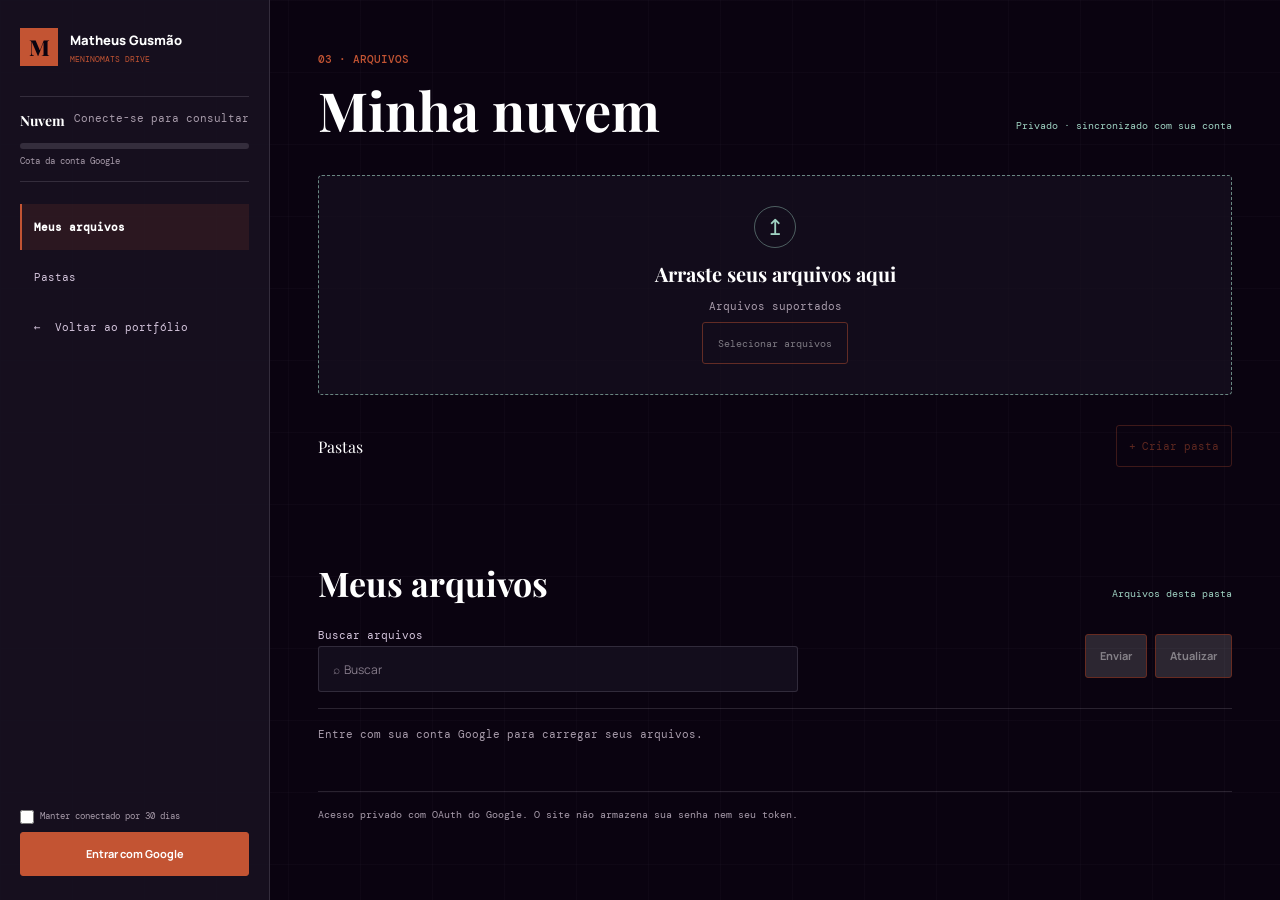
<file: drive.html>
<!DOCTYPE html>
<html lang="pt-BR">
<head>
  <meta charset="UTF-8">
  <meta name="viewport" content="width=device-width, initial-scale=1.0">
  <meta name="description" content="Gerenciador de arquivos do Google Drive de Matheus Gusmão.">
  <title>Gerenciador do Drive | Matheus Gusmão</title>
  <link rel="stylesheet" href="style.css?v=normal">
  <link rel="stylesheet" href="drive.css?v=normal">
</head>
<body class="drive-page">
  <div class="drive-shell">
    <aside class="drive-sidebar">
      <a class="brand" href="Index.html#inicio" aria-label="Voltar ao início">
        <span class="brand-mark">M</span>
        <span>Matheus Gusmão<small>MENINOMATS DRIVE</small></span>
      </a>
      <div class="drive-storage">
        <div><strong>Nuvem</strong><span class="drive-storage-usage" aria-live="polite">Conecte-se para consultar</span></div>
        <div class="storage-bar" role="progressbar" aria-label="Uso do armazenamento da conta Google" aria-valuemin="0" aria-valuemax="100" aria-valuenow="0"><span class="drive-storage-fill"></span></div>
        <small class="drive-storage-detail">Cota da conta Google</small>
      </div>
      <nav class="drive-nav" aria-label="Navegação do Drive">
        <a class="active" href="#drive-files">Meus arquivos</a>
        <a href="#drive-folders">Pastas</a>
        <a href="Index.html#downloads">← &nbsp;Voltar ao portfólio</a>
      </nav>
      <div class="drive-sidebar-login">
        <label class="drive-remember-login">
          <input class="drive-remember-checkbox" type="checkbox">
          <span>Manter conectado por 30 dias</span>
        </label>
        <button class="google-login button primary" type="button">Entrar com Google</button>
        <button class="drive-logout button primary" type="button" hidden>Sair</button>
      </div>
    </aside>

    <main class="drive-main">
      <div class="drive-content">
        <div class="drive-page-heading">
          <div><span class="eyebrow">03 · arquivos</span><h1>Minha nuvem</h1></div>
          <span class="drive-account-label">Privado · sincronizado com sua conta</span>
        </div>

        <section class="drive-upload-zone" aria-label="Enviar arquivos">
          <span class="upload-mark" aria-hidden="true">↥</span>
          <strong>Arraste seus arquivos aqui</strong>
          <span>Arquivos suportados</span>
          <button class="drive-file-picker" type="button" disabled>Selecionar arquivos</button>
          <input id="drive-file-input" type="file" multiple disabled>
        </section>

        <div class="drive-section-link">
          <h2>Pastas</h2>
          <button class="drive-create-folder" type="button" disabled><span aria-hidden="true">+</span> Criar pasta</button>
        </div>
        <nav class="drive-breadcrumb" aria-label="Caminho das pastas"></nav>
        <section class="drive-folders" id="drive-folders" aria-label="Pastas">
          <div class="drive-folder-grid" aria-live="polite"></div>
        </section>

        <section class="drive-manager" id="drive-files" aria-label="Arquivos do Drive">
          <div class="drive-manager-heading"><h2>Meus arquivos</h2><span>Arquivos desta pasta</span></div>
          <div class="drive-toolbar">
            <div class="drive-search-wrap"><label class="sr-only" for="drive-search">Buscar arquivos</label><input id="drive-search" type="search" placeholder="⌕  Buscar" disabled></div>
            <div class="drive-toolbar-actions"><button class="drive-upload-button button" type="button" disabled>Enviar</button><button class="drive-refresh button" type="button" disabled>Atualizar</button></div>
          </div>
          <p class="drive-status" aria-live="polite">Entre com sua conta Google para carregar seus arquivos.</p>
          <div class="drive-file-grid" aria-live="polite"></div>
        </section>
        <div class="drive-config-note">Acesso privado com OAuth do Google. O site não armazena sua senha nem seu token.</div>
        <div class="drive-setup-note" hidden><strong>Configuração pendente</strong><span>Verifique o Client ID, a Google Drive API e os usuários de teste no Google Cloud.</span></div>
      </div>
    </main>
  </div>

  <dialog class="drive-preview-dialog">
    <div class="preview-header">
      <strong class="preview-title"></strong>
      <div class="preview-tools" hidden aria-label="Controles da imagem">
        <button class="preview-zoom-out" type="button" aria-label="Diminuir zoom">-</button>
        <span class="preview-zoom-level">100%</span>
        <button class="preview-zoom-in" type="button" aria-label="Aumentar zoom">+</button>
        <button class="preview-zoom-reset" type="button">Ajustar</button>
      </div>
      <button class="preview-close" type="button" aria-label="Fechar visualização">×</button>
    </div>
    <div class="preview-content"></div>
  </dialog>

  <script src="https://accounts.google.com/gsi/client" async defer></script>
  <script src="drive.js"></script>
</body>
</html>
</file>
<file: style.css>
@import url('https://fonts.googleapis.com/css2?family=DM+Mono:wght@400;500&family=Manrope:wght@400;500;600;700;800&family=Playfair+Display:wght@600;700&display=swap');

:root {
  --font-body: 'Manrope', sans-serif;
  --font-display: 'Playfair Display', serif;
  --font-mono: 'DM Mono', monospace;
  --ink: #0a0310;
  --violet: #23043d;
  --panel: #171120;
  --panel-light: #231d2c;
  --orange: #c35433;
  --mint: #9fd2c2;
  --lavender: #d3c4db;
  --white: #ffffff;
  --muted: #a79baa;
  --line: rgba(211, 196, 219, .16);
}

* { box-sizing: border-box; }
html { scroll-behavior: smooth; scroll-padding-top: 92px; }
body { margin: 0; color: var(--white); background-color: var(--ink); background-image: linear-gradient(rgba(211, 196, 219, .025) 1px, transparent 1px), linear-gradient(90deg, rgba(211, 196, 219, .025) 1px, transparent 1px); background-size: 72px 72px; font-family: var(--font-body); line-height: 1.65; }
a { color: inherit; text-decoration: none; }
img { display: block; max-width: 100%; }
.container { width: min(1160px, calc(100% - 80px)); margin: 0 auto; }
.eyebrow { color: var(--orange); font: 500 11px var(--font-mono); letter-spacing: 0; text-transform: uppercase; }
h1, h2, h3, p { margin-top: 0; }
h1, h2, h3 { font-family: var(--font-display); line-height: 1.08; }
h2 { max-width: 760px; margin-bottom: 20px; font-size: 54px; }
h3 { margin-bottom: 12px; font-size: 26px; }
.section-intro { max-width: 590px; color: var(--muted); font-size: 15px; line-height: 1.8; }
.site-header { position: sticky; z-index: 10; top: 0; border-bottom: 1px solid var(--line); background: rgba(10, 3, 16, .94); backdrop-filter: blur(16px); }
.nav-wrap { min-height: 76px; display: flex; align-items: center; justify-content: space-between; }
.brand { display: flex; align-items: center; gap: 12px; font-weight: 800; font-size: 14px; }
.brand-mark { display: grid; place-items: center; width: 38px; height: 38px; color: var(--ink); background: var(--orange); font-family: var(--font-display); font-size: 22px; }
.brand small { display: block; margin-top: 2px; color: var(--orange); font: 9px var(--font-mono); letter-spacing: 0; }
.nav-links { display: flex; align-items: center; gap: 30px; color: var(--lavender); font-size: 12px; }
.nav-links a { position: relative; display: inline-flex; min-height: 44px; align-items: center; transition: color .2s ease; }
.nav-links a::after { position: absolute; right: 0; bottom: 7px; left: 0; height: 1px; background: var(--orange); content: ''; transform: scaleX(0); transform-origin: left; transition: transform .2s ease; }
.nav-links a:hover, .nav-links a.active { color: var(--white); }
.nav-links a:hover::after, .nav-links a.active::after { transform: scaleX(1); }
.nav-links .nav-contact { min-height: 44px; padding: 0 16px; color: var(--white); background: var(--orange); }
.nav-links .nav-contact::after { display: none; }
.menu-toggle { display: none; width: 44px; height: 44px; border: 1px solid var(--line); color: var(--white); background: transparent; font-size: 22px; cursor: pointer; }
.hero { position: relative; display: grid; min-height: min(680px, calc(100svh - 150px)); align-items: center; overflow: clip; padding: 38px 0 58px; border-bottom: 1px solid var(--line); }
.hero:before { display: none; }
.hero-grid { position: relative; display: grid; grid-template-columns: minmax(0, 1.05fr) minmax(0, .95fr); align-items: center; gap: 28px; }
.hero-copy { max-width: 590px; padding: 48px 0; animation: rise .65s ease both; }
.hero h1 { max-width: 690px; margin: 18px 0 20px; font-size: 76px; line-height: .98; overflow-wrap: anywhere; }
.hero-copy p { max-width: 500px; margin-bottom: 0; color: var(--muted); font-size: 16px; line-height: 1.8; }
.actions { display: flex; flex-wrap: wrap; gap: 12px; margin-top: 30px; }
.button { display: inline-flex; min-height: 48px; align-items: center; justify-content: center; gap: 8px; padding: 11px 18px; border: 1px solid var(--orange); border-radius: 3px; color: var(--white); font-size: 12px; font-weight: 700; line-height: 1.4; text-align: center; transition: transform .2s ease, background .2s ease, border-color .2s ease; }
.button:hover { transform: translateY(-2px); background: var(--orange); }
.button:active { transform: translateY(0); }
.button.primary { background: var(--orange); }
button, input, textarea { font: inherit; }
.skip-link { position: fixed; z-index: 30; top: 10px; left: 10px; padding: 12px 16px; color: var(--ink); background: var(--mint); transform: translateY(-150%); }
.skip-link:focus { transform: translateY(0); }
button:focus-visible, a:focus-visible, input:focus-visible, textarea:focus-visible { outline: 3px solid var(--mint); outline-offset: 3px; }
.hero-art { position: relative; display: flex; min-height: 520px; align-items: center; justify-content: center; padding: 0 8px 30px; }
.hero-art img { width: min(100%, 520px); height: 550px; object-fit: contain; object-position: center bottom; filter: drop-shadow(0 22px 34px rgba(86, 20, 126, .24)); animation: rise .8s .12s ease both; }
.art-label { position: absolute; right: 0; bottom: 20px; display: grid; gap: 3px; padding: 10px 14px; border-left: 2px solid var(--mint); color: var(--lavender); background: var(--panel); font: 10px var(--font-mono); }
.art-label-index { color: var(--mint); }
section { scroll-margin-top: 92px; }
.about { padding: 104px 0; background: var(--panel); }
.about-grid { display: grid; grid-template-columns: minmax(250px, 330px) minmax(0, 1fr); align-items: start; gap: 88px; }
.portrait-frame { position: relative; width: 100%; max-height: 460px; aspect-ratio: 4 / 5; overflow: hidden; border: 1px solid rgba(195, 84, 51, .62); background: var(--violet); }
.portrait-frame::after { position: absolute; inset: 0; border: 8px solid rgba(10, 3, 16, .08); content: ''; pointer-events: none; }
.portrait { width: 100%; height: 100%; object-fit: cover; object-position: center; }
.contact-mini { display: grid; margin-top: 24px; color: var(--muted); font: 10px var(--font-mono); }
.contact-mini strong { margin-bottom: 6px; color: var(--mint); font-weight: 500; }
.contact-mini a { display: flex; min-height: 44px; align-items: center; justify-content: space-between; gap: 12px; border-top: 1px solid var(--line); color: var(--lavender); transition: color .2s ease; }
.contact-mini a:hover { color: var(--orange); }
.contact-mini a span { overflow: hidden; color: var(--muted); text-align: right; text-overflow: ellipsis; white-space: nowrap; }
.about-copy > p { max-width: 700px; color: var(--muted); font-size: 15px; line-height: 1.85; }
.about-copy h3 { margin: 46px 0 18px; font-size: 24px; }
.timeline { display: grid; gap: 16px; margin-top: 28px; }
.timeline-row { display: grid; grid-template-columns: 130px 1fr; gap: 20px; padding-top: 16px; border-top: 1px solid var(--line); }
.timeline-row time { color: var(--mint); font: 11px var(--font-mono); }
.timeline-row strong { display: block; margin-bottom: 4px; font-size: 14px; }
.timeline-row span { color: var(--muted); font-size: 12px; }
.projects { padding: 112px 0 108px; }
.projects > .container > .eyebrow { display: inline-block; margin-bottom: 16px; }
.projects h2 { margin-bottom: 16px; }
.project-status { display: grid; grid-template-columns: 58px minmax(0, 1fr) auto; align-items: center; gap: 24px; min-height: 0; margin-top: 48px; padding: 30px 0; border-top: 1px solid var(--line); border-bottom: 1px solid var(--line); text-align: left; }
.project-status-mark { display: grid; width: 48px; height: 48px; place-items: center; border: 1px solid rgba(159, 210, 194, .42); color: var(--mint); font: 12px var(--font-mono); }
.project-status-copy .eyebrow { display: block; margin-bottom: 8px; color: var(--mint); }
.project-status h3 { margin: 0 0 6px; color: var(--white); font-size: 24px; }
.project-status p { margin: 0; color: var(--muted); font-size: 13px; }
.project-link { display: inline-flex; min-height: 44px; align-items: center; gap: 9px; margin-top: 0; border-bottom: 1px solid rgba(195, 84, 51, .55); color: var(--orange); font: 11px var(--font-mono); transition: color .2s ease, border-color .2s ease; }
.project-link:hover { border-color: var(--mint); color: var(--mint); }
.downloads { padding: 100px 0; background: var(--panel); }
.download-grid { display: grid; grid-template-columns: minmax(0, 1.1fr) minmax(0, .9fr); align-items: center; gap: 76px; }
.download-box { padding: 14px 0 14px 36px; border: 0; border-left: 1px solid var(--line); background: transparent; }
.download-list { display: grid; gap: 14px; }
.download-status { min-height: 0; align-content: center; justify-items: start; text-align: left; }
.download-index { color: var(--mint); font: 10px var(--font-mono); }
.download-status strong { color: var(--white); font-family: var(--font-display); font-size: 30px; line-height: 1.2; }
.download-status > span:last-of-type { max-width: 350px; color: var(--muted); font-size: 13px; line-height: 1.7; }
.download-status .button { margin-top: 8px; }
.download-item { display: flex; align-items: center; justify-content: space-between; gap: 20px; padding: 18px 0; border-bottom: 1px solid var(--line); }
.download-item strong { display: block; font-size: 14px; }
.download-item span { color: var(--muted); font: 10px var(--font-mono); }
.download-item a { color: var(--orange); font-size: 22px; }
.contact { padding: 96px 0; background: var(--panel-light); }
.contact-grid { display: grid; grid-template-columns: minmax(0, .9fr) minmax(0, 1.1fr); gap: 88px; }
.contact h2 { max-width: 480px; }
form { display: grid; gap: 18px; }
form > div { display: grid; gap: 8px; }
label { color: var(--lavender); font: 11px var(--font-mono); }
input, textarea { width: 100%; min-height: 50px; padding: 13px 15px; border: 1px solid var(--line); border-radius: 3px; color: var(--white); background: var(--ink); font: 14px var(--font-body); outline: none; transition: border-color .2s ease, background .2s ease; }
input::placeholder, textarea::placeholder { color: var(--muted); opacity: .78; }
input:focus, textarea:focus { border-color: var(--mint); background: #100a17; }
textarea { min-height: 150px; resize: vertical; }
form .button { justify-self: start; min-height: 50px; }
.form-status { min-height: 20px; margin: 0; color: var(--mint); font-size: 12px; }
footer { padding: 28px 0; border-top: 1px solid var(--line); color: var(--muted); font-size: 11px; }
.footer-inner { display: flex; align-items: center; justify-content: space-between; gap: 20px; }
.footer-brand { display: inline-flex; align-items: center; gap: 10px; color: var(--white); font-size: 12px; font-weight: 700; }
.footer-brand .brand-mark { width: 32px; height: 32px; font-size: 18px; }
.footer-brand small { display: block; color: var(--orange); font: 8px var(--font-mono); }
.footer-top { min-height: 44px; display: inline-flex; align-items: center; color: var(--lavender); transition: color .2s ease; }
.footer-top:hover { color: var(--mint); }
@keyframes rise { from { opacity: 0; transform: translateY(18px); } to { opacity: 1; transform: translateY(0); } }
@media (max-width: 1100px) and (min-width: 761px) {
  .hero { min-height: 0; padding: 28px 0 40px; }
  .hero-copy { padding: 32px 0; }
  .hero-art { min-height: 440px; }
  .hero-art img { height: 460px; }
}
@media (max-width: 980px) {
  .container { width: min(100% - 56px, 840px); }
  .hero-grid { gap: 14px; }
  .hero h1 { font-size: 64px; }
  .hero-art img { height: 500px; }
  .about-grid { grid-template-columns: minmax(220px, 290px) minmax(0, 1fr); gap: 52px; }
  .download-grid, .contact-grid { gap: 54px; }
}
@media (max-width: 760px) {
  html { scroll-padding-top: 72px; }
  .container { width: min(100% - 40px, 600px); }
  .nav-wrap { min-height: 68px; }
  .brand { gap: 10px; font-size: 13px; }
  .brand-mark { width: 34px; height: 34px; }
  .menu-toggle { display: grid; place-items: center; }
  .nav-links { position: absolute; top: 68px; right: 0; left: 0; display: none; align-items: stretch; flex-direction: column; gap: 0; padding: 12px 20px 20px; border-bottom: 1px solid var(--line); background: var(--panel); box-shadow: 0 18px 30px rgba(0, 0, 0, .25); }
  .nav-links.open { display: flex; }
  .nav-links a { min-height: 48px; padding: 0 4px; }
  .nav-links a::after { right: auto; bottom: 5px; width: 38px; }
  .nav-links .nav-contact { justify-content: center; margin-top: 8px; }
  .hero { min-height: 0; padding: 30px 0 28px; }
  .hero-grid { grid-template-columns: minmax(0, 1fr); gap: 0; }
  .hero-copy { padding: 28px 0 0; }
  .hero h1 { max-width: 100%; margin: 14px 0 16px; font-size: 48px; line-height: 1; }
  .hero-alias { margin-top: 5px; font-size: 25px; }
  .hero-copy p { font-size: 14px; line-height: 1.75; }
  .actions { gap: 9px; margin-top: 22px; }
  .actions .button { flex: 1 1 150px; min-height: 50px; padding: 10px 12px; white-space: normal; }
  .hero-art { min-height: 220px; height: 220px; padding: 0 0 24px; }
  .hero-art img { width: min(100%, 320px); height: 240px; }
  .art-label { right: 0; bottom: 3px; padding: 8px 11px; font-size: 9px; }
  section { scroll-margin-top: 72px; }
  h2 { margin-bottom: 16px; font-size: 42px; }
  .section-intro { font-size: 14px; }
  .about { padding: 56px 0 72px; }
  .about-grid { grid-template-columns: minmax(0, 1fr); gap: 36px; }
  .portrait-frame { width: min(100%, 320px); max-height: 370px; }
  .contact-mini { max-width: 420px; margin-top: 18px; }
  .about-copy > p { font-size: 14px; }
  .about-copy h3 { margin-top: 34px; font-size: 22px; }
  .timeline { gap: 12px; margin-top: 22px; }
  .timeline-row { grid-template-columns: minmax(0, 1fr); gap: 5px; padding-top: 13px; }
  .projects { padding: 76px 0; }
  .project-status { grid-template-columns: 42px minmax(0, 1fr); gap: 14px; margin-top: 32px; padding: 22px 0; }
  .project-status-mark { width: 38px; height: 38px; }
  .project-status h3 { font-size: 21px; }
  .project-status p { font-size: 12px; }
  .project-link { grid-column: 2; justify-self: start; font-size: 10px; }
  .downloads { padding: 76px 0; }
  .download-grid { grid-template-columns: minmax(0, 1fr); gap: 28px; }
  .download-box { padding: 24px 0 0; border-top: 1px solid var(--line); border-left: 0; }
  .download-status strong { font-size: 27px; }
  .contact { padding: 76px 0; }
  .contact-grid { grid-template-columns: minmax(0, 1fr); gap: 30px; }
  form { gap: 16px; }
  form .button { width: 100%; justify-self: stretch; white-space: normal; }
  .footer-inner { align-items: flex-start; flex-direction: column; gap: 12px; }
}
@media (max-width: 380px) {
  .container { width: calc(100% - 32px); }
  .hero h1 { font-size: 44px; }
  .hero-art { min-height: 190px; height: 190px; padding-bottom: 20px; }
  .hero-art img { width: min(100%, 280px); height: 205px; }
  .about { padding-top: 40px; }
  .actions { gap: 8px; }
  .actions .button { flex: 1 1 130px; padding-inline: 8px; font-size: 11px; }
  .project-status { grid-template-columns: minmax(0, 1fr); }
  .project-link { grid-column: 1; }
  .contact-mini a { font-size: 9px; }
}
@media (prefers-reduced-motion: reduce) {
  *, *::before, *::after { scroll-behavior: auto !important; animation-duration: .01ms !important; animation-iteration-count: 1 !important; transition-duration: .01ms !important; }
}
</file>
<file: drive.css>
/* Drive manager */

.drive-main {
  min-height: calc(100vh - 76px);
  padding: 82px 0 110px;
}

.drive-page-heading,
.drive-manager-heading,
.drive-toolbar,
.drive-upload,
.drive-account,
.drive-file-actions,
.drive-page-actions,
.drive-toolbar-actions {
  display: flex;
  align-items: center;
}

.drive-page-heading {
  align-items: end;
  justify-content: space-between;
  gap: 32px;
  margin-bottom: 46px;
}

.drive-page-heading h1 {
  margin: 14px 0 12px;
  font-size: clamp(42px, 6vw, 72px);
}

.drive-page-actions,
.drive-toolbar-actions {
  gap: 10px;
  flex-wrap: wrap;
}

.drive-back {
  color: var(--lavender);
  font: 11px var(--font-mono);
}

.drive-back:hover {
  color: var(--orange);
}

.drive-manager {
  padding: 26px;
  border: 1px solid var(--line);
  background: var(--panel);
}

.drive-manager-heading {
  align-items: end;
  justify-content: space-between;
  gap: 20px;
  margin-bottom: 25px;
}

.drive-manager-heading h2 {
  margin: 8px 0 0;
  font-size: 32px;
}

.drive-manager-hint,
.drive-file-info span {
  color: var(--muted);
  font: 10px var(--font-mono);
}

.drive-toolbar {
  justify-content: space-between;
  gap: 16px;
  padding-bottom: 22px;
  border-bottom: 1px solid var(--line);
}

.drive-search-wrap {
  flex: 1;
}

.drive-search-wrap input {
  min-height: 42px;
}

.drive-toolbar-actions {
  gap: 8px;
}

.drive-toolbar .button,
.drive-file-picker {
  min-height: 42px;
  padding: 0 14px;
}

.drive-toolbar .button:disabled {
  cursor: not-allowed;
  opacity: .45;
}

.drive-file-grid {
  display: grid;
  grid-template-columns: repeat(auto-fill, minmax(245px, 1fr));
  gap: 12px;
}

.drive-file-card {
  display: grid;
  gap: 14px;
  min-width: 0;
  padding: 18px;
  border: 1px solid var(--line);
  background: var(--ink);
}

.drive-file-icon {
  display: grid;
  place-items: center;
  width: 44px;
  height: 44px;
  border: 1px solid rgba(195, 84, 51, .55);
  color: var(--orange);
  font: 10px var(--font-mono);
}

.drive-file-info {
  min-width: 0;
}

.drive-file-info strong {
  display: block;
  overflow: hidden;
  text-overflow: ellipsis;
  white-space: nowrap;
  font-size: 14px;
}

.drive-file-info span {
  display: block;
  margin-top: 5px;
}

.drive-card-actions {
  display: flex;
  flex-wrap: wrap;
  gap: 8px;
  padding-top: 5px;
  border-top: 1px solid var(--line);
}

.drive-card-action {
  min-height: 28px;
  padding: 5px 8px;
  border: 1px solid rgba(195, 84, 51, .5);
  color: var(--orange);
  background: transparent;
  cursor: pointer;
  font: 10px var(--font-mono);
  line-height: 1.2;
  white-space: nowrap;
}

.drive-card-action:hover {
  color: var(--white);
  background: var(--orange);
}

.drive-card-action.danger {
  color: #db6d63;
}

.drive-config-note {
  margin-top: 20px;
  color: var(--muted);
  font: 10px var(--font-mono);
}

.drive-preview-dialog {
  width: min(900px, calc(100% - 36px));
  max-height: 90vh;
  padding: 0;
  border: 1px solid var(--line);
  color: var(--white);
  background: var(--panel);
}

.drive-preview-dialog::backdrop {
  background: rgba(10, 3, 16, .82);
}

.preview-header {
  display: flex;
  align-items: center;
  justify-content: space-between;
  gap: 16px;
  padding: 16px 20px;
  border-bottom: 1px solid var(--line);
}

.preview-title {
  overflow: hidden;
  text-overflow: ellipsis;
  white-space: nowrap;
}

.preview-tools {
  display: flex;
  align-items: center;
  gap: 6px;
  margin-left: auto;
  color: var(--muted);
  font: 10px var(--font-mono);
}

.preview-tools[hidden] {
  display: none;
}

.preview-tools button {
  min-width: 30px;
  min-height: 30px;
  border: 1px solid var(--line);
  color: var(--white);
  background: transparent;
  cursor: pointer;
}

.preview-tools button:hover {
  border-color: var(--orange);
  color: var(--orange);
}

.preview-tools .preview-zoom-reset {
  padding: 0 8px;
  font: 9px var(--font-mono);
}

.preview-close {
  border: 0;
  color: var(--white);
  background: transparent;
  cursor: pointer;
  font-size: 25px;
}

.preview-content {
  display: grid;
  place-items: center;
  min-height: 240px;
  max-height: calc(90vh - 62px);
  overflow: auto;
  padding: 28px;
}

.preview-content img,
.preview-content video {
  max-width: 100%;
  max-height: 70vh;
}

.preview-content iframe {
  width: 100%;
  height: 70vh;
  border: 0;
}

.preview-open-link {
  color: var(--orange);
  font: 10px var(--font-mono);
}

.preview-message {
  width: 100%;
  margin: 0;
  color: var(--muted);
  font: 10px var(--font-mono);
}

.preview-table-wrap {
  width: 100%;
  max-height: calc(90vh - 120px);
  overflow: auto;
}

.preview-table-wrap table {
  width: 100%;
  border-collapse: collapse;
  font-size: 12px;
}

.preview-table-wrap th,
.preview-table-wrap td {
  min-width: 90px;
  max-width: 280px;
  padding: 8px 10px;
  border: 1px solid var(--line);
  text-align: left;
  white-space: pre-wrap;
  overflow-wrap: anywhere;
}

.preview-table-wrap th {
  position: sticky;
  top: 0;
  color: var(--white);
  background: var(--ink);
}

.preview-content audio {
  width: min(100%, 500px);
}

.preview-content pre {
  width: 100%;
  overflow: auto;
  color: var(--lavender);
  white-space: pre-wrap;
}

@media (max-width: 760px) {
  .drive-main {
    padding: 55px 0 75px;
  }

  .drive-page-heading,
  .drive-manager-heading,
  .drive-toolbar {
    align-items: stretch;
    flex-direction: column;
  }

  .drive-page-actions,
  .drive-toolbar-actions {
    width: 100%;
  }

  .drive-page-actions .button {
    flex: 1 1 auto;
  }

  .drive-toolbar-actions {
    flex-wrap: wrap;
  }

  .drive-toolbar-actions > * {
    flex: 1 1 auto;
    min-width: 0;
  }

  .drive-manager {
    padding: 18px;
  }
}

/* Prototype layout */
.drive-page {
  background-color: var(--ink);
  background-image: linear-gradient(rgba(211, 196, 219, .025) 1px, transparent 1px), linear-gradient(90deg, rgba(211, 196, 219, .025) 1px, transparent 1px);
  background-size: 72px 72px;
}

.drive-shell {
  display: grid;
  grid-template-columns: 270px minmax(0, 1fr);
  min-height: 100vh;
}

.drive-sidebar {
  display: flex;
  position: sticky;
  top: 0;
  height: 100vh;
  overflow-y: auto;
  flex-direction: column;
  min-height: 100vh;
  padding: 28px 20px 24px;
  border-right: 1px solid var(--line);
  background: rgba(23, 17, 32, .92);
}

.drive-sidebar .brand {
  margin-bottom: 30px;
  font-size: 13px;
}

.drive-sidebar .brand small {
  font-size: 8px;
}

.drive-storage {
  padding: 14px 0;
  border-top: 1px solid var(--line);
  border-bottom: 1px solid var(--line);
  color: var(--muted);
  font: 11px var(--font-mono);
}

.drive-storage > div:first-child {
  display: flex;
  justify-content: space-between;
  gap: 8px;
  margin-bottom: 13px;
}

.drive-storage > div:first-child span {
  text-align: right;
  overflow-wrap: anywhere;
}

.drive-storage strong {
  color: var(--white);
  font-family: var(--font-display);
  font-size: 14px;
}

.drive-storage small {
  display: block;
  margin-top: 6px;
}

.storage-bar {
  height: 6px;
  border-radius: 99px;
  overflow: hidden;
  background: rgba(211, 196, 219, .16);
}

.storage-bar span {
  display: block;
  width: 0;
  height: 100%;
  border-radius: inherit;
  background: var(--mint);
  transition: width .25s ease;
}

.drive-remember-login {
  display: flex;
  align-items: center;
  gap: 6px;
  color: var(--muted);
  font: 9px var(--font-mono);
  line-height: 1.3;
}

.drive-remember-checkbox {
  width: 14px;
  height: 14px;
  min-height: 14px;
  flex: 0 0 14px;
  margin: 0;
  padding: 0;
  border: 0;
  accent-color: var(--orange);
}

.drive-remember-login span {
  min-width: 0;
  overflow-wrap: anywhere;
}

.drive-nav {
  display: grid;
  gap: 4px;
  margin-top: 22px;
}

.drive-nav a {
  display: flex;
  min-height: 46px;
  align-items: center;
  padding: 10px 12px;
  border-left: 2px solid transparent;
  color: var(--lavender);
  font: 11px var(--font-mono);
  transition: color .2s ease, background .2s ease, border-color .2s ease;
}

.drive-nav a.active {
  border-left-color: var(--orange);
  color: var(--white);
  background: rgba(195, 84, 51, .12);
  font-weight: 700;
}

.drive-nav a:hover {
  border-left-color: var(--mint);
  color: var(--mint);
  background: rgba(159, 210, 194, .06);
}

.drive-sidebar-login {
  display: grid;
  gap: 8px;
  margin-top: auto;
}

.drive-sidebar-login .button {
  width: 100%;
  min-height: 44px;
  padding: 10px 12px;
  font-size: 11px;
}

.drive-main {
  min-width: 0;
  padding: 44px 48px 76px;
}

.drive-content {
  width: min(100%, 1120px);
  margin: 0 auto;
}

.drive-page-heading {
  align-items: end;
  gap: 20px;
  margin-bottom: 36px;
}

.drive-page-heading h1 {
  margin: 12px 0 0;
  font-size: 54px;
  line-height: 1.05;
}

.drive-account-label {
  padding-bottom: 7px;
  color: var(--mint);
  font: 10px var(--font-mono);
}

.drive-upload-zone {
  display: grid;
  place-items: center;
  gap: 9px;
  min-height: 196px;
  padding: 30px 24px;
  border: 1px dashed rgba(159, 210, 194, .62);
  border-radius: 4px;
  background: rgba(23, 17, 32, .72);
  text-align: center;
  transition: background .2s ease, border-color .2s ease;
}

.drive-upload-zone.is-dragging,
.drive-upload-zone:hover {
  border-color: var(--orange);
  background: rgba(35, 4, 61, .38);
}

.upload-mark {
  display: grid;
  width: 42px;
  height: 42px;
  place-items: center;
  border: 1px solid rgba(159, 210, 194, .42);
  border-radius: 50%;
  color: var(--mint);
  font-size: 22px;
}

.drive-upload-zone strong {
  font-family: var(--font-display);
  font-size: 20px;
}

.drive-upload-zone > span:not(.upload-mark) {
  color: var(--muted);
  font: 11px var(--font-mono);
}

.drive-section-link h2 {
  margin: 0;
  font: 16px var(--font-display);
}

.drive-file-picker {
  display: inline-flex;
  align-items: center;
  min-height: 42px;
  padding: 9px 15px;
  border-radius: 3px;
  border: 1px solid var(--orange);
  color: var(--white);
  background: transparent;
  cursor: pointer;
  font: 10px var(--font-mono);
  transition: background .2s ease, color .2s ease;
}

.drive-file-picker:hover:not(:disabled) {
  background: var(--orange);
}

.drive-file-picker:disabled {
  cursor: not-allowed;
  opacity: .45;
}

#drive-file-input {
  display: none;
}

.drive-section-link {
  display: flex;
  align-items: center;
  justify-content: space-between;
  gap: 12px;
  margin: 30px 0 10px;
  color: var(--white);
  font: 16px var(--font-display);
}

.drive-create-folder {
  display: inline-flex;
  align-items: center;
  gap: 6px;
  min-height: 42px;
  padding: 7px 12px;
  border: 1px solid rgba(195, 84, 51, .62);
  border-radius: 3px;
  color: var(--orange);
  background: transparent;
  cursor: pointer;
  font: 11px var(--font-mono);
  transition: background .2s ease, color .2s ease;
}

.drive-create-folder:hover:not(:disabled) {
  color: var(--white);
  background: var(--orange);
}

.drive-create-folder:disabled {
  cursor: not-allowed;
  opacity: .45;
}

.drive-breadcrumb {
  display: flex;
  align-items: center;
  flex-wrap: wrap;
  gap: 10px;
  min-height: 38px;
  color: var(--muted);
  font: 11px var(--font-mono);
}

.drive-breadcrumb button {
  max-width: 220px;
  overflow: hidden;
  padding: 2px 0;
  border: 0;
  color: var(--orange);
  background: transparent;
  cursor: pointer;
  font: inherit;
  text-overflow: ellipsis;
  white-space: nowrap;
}

.drive-breadcrumb button[aria-current="page"] {
  color: var(--white);
  cursor: default;
}

.drive-folders {
  margin-top: 8px;
}

.drive-folder-grid {
  display: grid;
  grid-template-columns: repeat(auto-fill, minmax(min(100%, 250px), 1fr));
  gap: 10px;
}

.drive-folder-card {
  display: flex;
  align-items: center;
  justify-content: space-between;
  gap: 8px;
  min-width: 0;
  min-height: 104px;
  padding: 13px;
  border: 1px solid var(--line);
  border-radius: 4px;
  background: rgba(23, 17, 32, .62);
  transition: border-color .2s ease, background .2s ease;
}

.drive-folder-card:hover {
  border-color: rgba(159, 210, 194, .48);
  background: rgba(23, 17, 32, .92);
}

.drive-folder-open {
  display: grid;
  flex: 1;
  align-content: start;
  justify-items: start;
  gap: 5px;
  min-width: 0;
  padding: 4px;
  border: 0;
  color: var(--white);
  background: transparent;
  cursor: pointer;
  text-align: left;
}

.folder-tab {
  width: 48px;
  height: 42px;
  background: url('Images/Pasta.png') center / contain no-repeat;
}

.drive-folder-open strong {
  max-width: 100%;
  overflow: hidden;
  font-family: var(--font-display);
  font-size: 14px;
  text-overflow: ellipsis;
  white-space: nowrap;
}

.drive-folder-open small {
  color: var(--muted);
  font: 10px var(--font-mono);
}

.drive-folder-actions {
  display: grid;
  flex: 0 0 auto;
  gap: 5px;
}

.drive-folder-actions .drive-card-action {
  min-height: 32px;
  padding: 6px 8px;
  font-size: 9px;
}

.drive-folder-empty {
  grid-column: 1 / -1;
  margin: 0;
  padding: 18px;
  border: 1px dashed var(--line);
  color: var(--muted);
  font: 11px var(--font-mono);
}

.drive-manager {
  margin-top: 42px;
  padding: 0;
  border: 0;
  background: transparent;
}

.drive-manager-heading {
  align-items: baseline;
  gap: 16px;
  margin-bottom: 18px;
}

.drive-manager-heading h2 {
  margin: 0;
  font-size: 34px;
}

.drive-manager-heading > span {
  color: var(--mint);
  font: 10px var(--font-mono);
}

.drive-toolbar {
  justify-content: space-between;
  gap: 14px;
  padding: 0 0 16px;
  border-bottom: 1px solid var(--line);
}

.drive-search-wrap {
  flex: 1;
  max-width: 480px;
}

.drive-search-wrap input {
  min-height: 46px;
  padding: 11px 14px;
  border: 1px solid var(--line);
  border-radius: 3px;
  background: rgba(23, 17, 32, .78);
  font-size: 12px;
}

.drive-search-wrap input:focus {
  border-color: var(--mint);
}

.drive-toolbar-actions .button {
  min-height: 44px;
  padding: 10px 14px;
  font-size: 11px;
}

.drive-toolbar .button:disabled {
  cursor: not-allowed;
  opacity: .5;
}

.drive-status {
  min-height: 22px;
  margin: 18px 0 12px;
  color: var(--muted);
  font: 11px var(--font-mono);
}

.drive-file-grid {
  grid-template-columns: repeat(auto-fill, minmax(min(100%, 225px), 1fr));
  gap: 14px;
}

.drive-file-card {
  gap: 12px;
  min-height: 204px;
  padding: 14px;
  border: 1px solid var(--line);
  border-radius: 4px;
  background: rgba(23, 17, 32, .74);
  transition: border-color .2s ease, background .2s ease;
}

.drive-file-card:hover {
  border-color: rgba(159, 210, 194, .5);
  background: rgba(23, 17, 32, .96);
}

.drive-file-icon {
  width: 100%;
  height: 104px;
  border: 0;
  border-radius: 3px;
  background-color: rgba(10, 3, 16, .2);
  background-position: center;
  background-size: contain;
  background-repeat: no-repeat;
  color: transparent;
  font-size: 0;
}

.drive-file-icon--document { background-image: url('Images/Word.png'); }
.drive-file-icon--image { background-image: url('Images/Imagem.png'); }
.drive-file-icon--pdf { background-image: url('Images/PDF.png'); }
.drive-file-icon--presentation { background-image: url('Images/Apresenta%C3%A7%C3%B5es.png'); }
.drive-file-icon--spreadsheet { background-image: url('Images/Planilhas.png'); }
.drive-file-icon--generic { background-image: url('Images/Arquivo_nao_identificado.png'); }

.drive-file-info strong {
  display: block;
  overflow: hidden;
  text-overflow: ellipsis;
  white-space: nowrap;
  font-size: 11px;
}

.drive-file-info span {
  margin-top: 4px;
  font-size: 10px;
}

.drive-card-actions {
  gap: 6px;
  padding-top: 9px;
  border-top: 1px solid var(--line);
}

.drive-card-action {
  min-height: 34px;
  padding: 7px 9px;
  border-radius: 3px;
  font-size: 9px;
}

.drive-config-note {
  margin-top: 30px;
  padding-top: 16px;
  border-top: 1px solid var(--line);
  font-size: 10px;
}

.drive-setup-note:not([hidden]) {
  display: grid;
  gap: 5px;
  margin-top: 14px;
  padding: 14px 16px;
  border-left: 2px solid var(--orange);
  background: rgba(195, 84, 51, .08);
}

.drive-setup-note strong {
  color: var(--white);
  font-size: 13px;
}

.drive-setup-note span {
  color: var(--muted);
  font-size: 12px;
}

.drive-page button:focus-visible,
.drive-page a:focus-visible,
.drive-page input:focus-visible {
  outline-color: var(--mint);
}

.drive-page [hidden] {
  display: none;
}

.preview-header {
  min-height: 68px;
  background: var(--panel);
}

.preview-close {
  display: grid;
  width: 42px;
  height: 42px;
  place-items: center;
  border: 1px solid var(--line);
  border-radius: 3px;
}

.preview-content {
  gap: 12px;
  padding: 24px;
  background: var(--ink);
}

.preview-tools button {
  min-width: 38px;
  min-height: 38px;
  border-radius: 3px;
}

.preview-tools .preview-zoom-reset {
  min-width: 64px;
  min-height: 38px;
  font-size: 10px;
}

@media (max-width: 900px) {
  .drive-shell { grid-template-columns: 225px minmax(0, 1fr); }
  .drive-sidebar { padding-inline: 18px; }
  .drive-main { padding: 36px 26px 64px; }
  .drive-page-heading h1 { font-size: 48px; }
  .drive-file-grid { grid-template-columns: repeat(auto-fill, minmax(min(100%, 210px), 1fr)); }
}

@media (max-width: 680px) {
  .drive-shell { display: block; }
  .drive-sidebar { position: static; height: auto; min-height: auto; padding: 18px 20px; border-right: 0; border-bottom: 1px solid var(--line); overflow: visible; }
  .drive-sidebar .brand { margin-bottom: 16px; }
  .drive-storage { display: grid; }
  .drive-nav { grid-template-columns: repeat(2, minmax(0, 1fr)); margin-top: 14px; }
  .drive-nav a { min-width: 0; padding: 8px; font-size: 10px; }
  .drive-nav a:last-child { grid-column: 1 / -1; }
  .drive-sidebar-login { position: static; display: grid; margin-top: 14px; }
  .drive-sidebar-login .button { width: 100%; }
  .drive-main { padding: 32px 20px 56px; }
  .drive-page-heading { align-items: start; flex-direction: column; gap: 8px; margin-bottom: 28px; }
  .drive-page-heading h1 { margin-top: 8px; font-size: 42px; }
  .drive-account-label { padding-bottom: 0; }
  .drive-upload-zone { min-height: 176px; padding: 24px 16px; }
  .drive-upload-zone strong { font-size: 18px; }
  .drive-section-link { margin-top: 26px; }
  .drive-folder-grid { grid-template-columns: repeat(auto-fill, minmax(min(100%, 230px), 1fr)); }
  .drive-folder-card { min-height: 96px; }
  .drive-manager { margin-top: 34px; }
  .drive-manager-heading { align-items: start; flex-direction: column; gap: 3px; }
  .drive-manager-heading h2 { font-size: 29px; }
  .drive-toolbar { align-items: stretch; flex-direction: column; }
  .drive-search-wrap { max-width: none; }
  .drive-toolbar-actions { width: 100%; }
  .drive-toolbar-actions { display: grid; grid-template-columns: repeat(2, minmax(0, 1fr)); }
  .drive-toolbar-actions > * { min-width: 0; }
  .drive-file-grid { grid-template-columns: repeat(auto-fill, minmax(min(100%, 230px), 1fr)); }
  .drive-file-card { min-height: 190px; }
  .drive-config-note { line-height: 1.6; }
  .preview-header { gap: 8px; padding: 10px 12px; }
  .preview-tools { gap: 4px; }
  .preview-content { min-height: 180px; padding: 14px; }
  .preview-content iframe { height: 65vh; }
}

@media (max-width: 380px) {
  .drive-sidebar { padding-inline: 16px; }
  .drive-main { padding-inline: 16px; }
  .drive-page-heading h1 { font-size: 38px; }
  .drive-nav a { font-size: 9px; }
  .drive-folder-card { padding: 10px; }
  .drive-folder-actions .drive-card-action { padding-inline: 6px; font-size: 8px; }
  .preview-title { font-size: 12px; }
  .preview-tools .preview-zoom-reset { min-width: 52px; padding-inline: 4px; }
}

@media (prefers-reduced-motion: reduce) {
  .drive-page *, .drive-page *::before, .drive-page *::after {
    scroll-behavior: auto !important;
    animation-duration: .01ms !important;
    animation-iteration-count: 1 !important;
    transition-duration: .01ms !important;
  }
}
</file>
